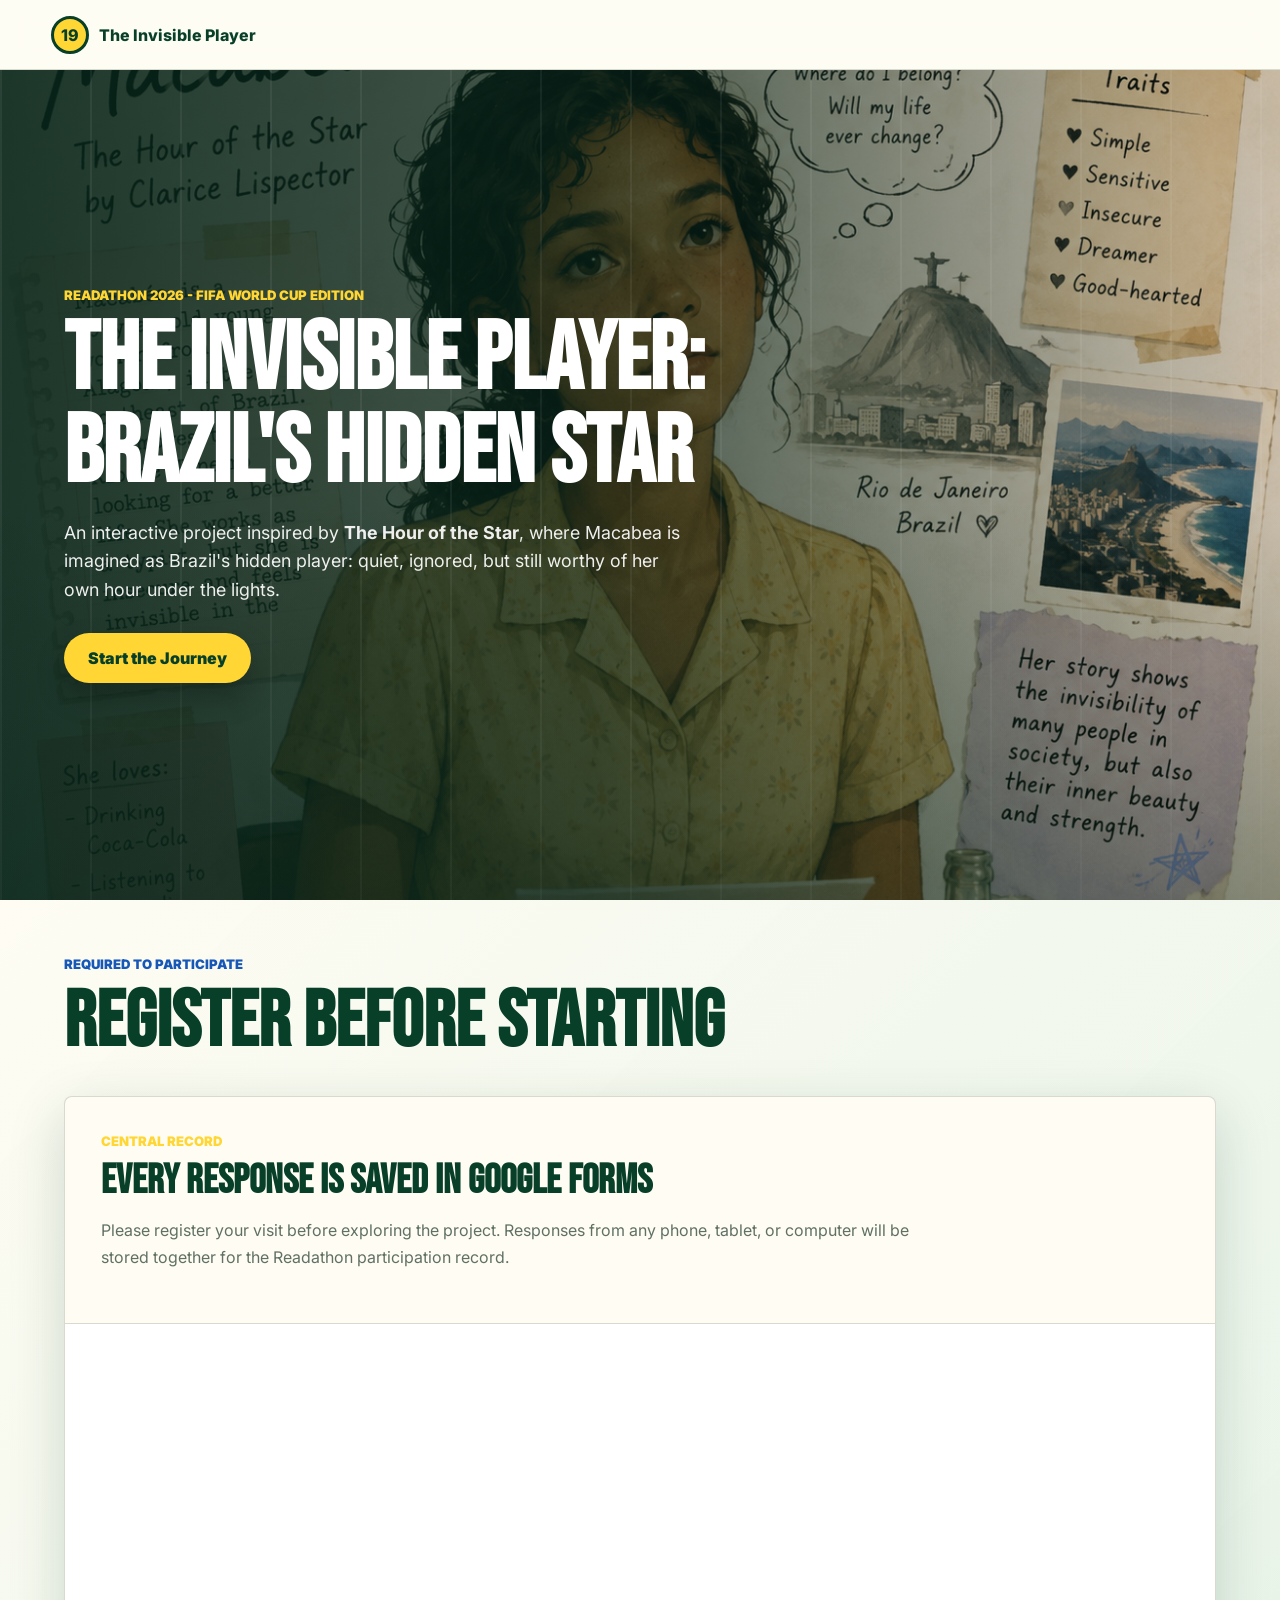
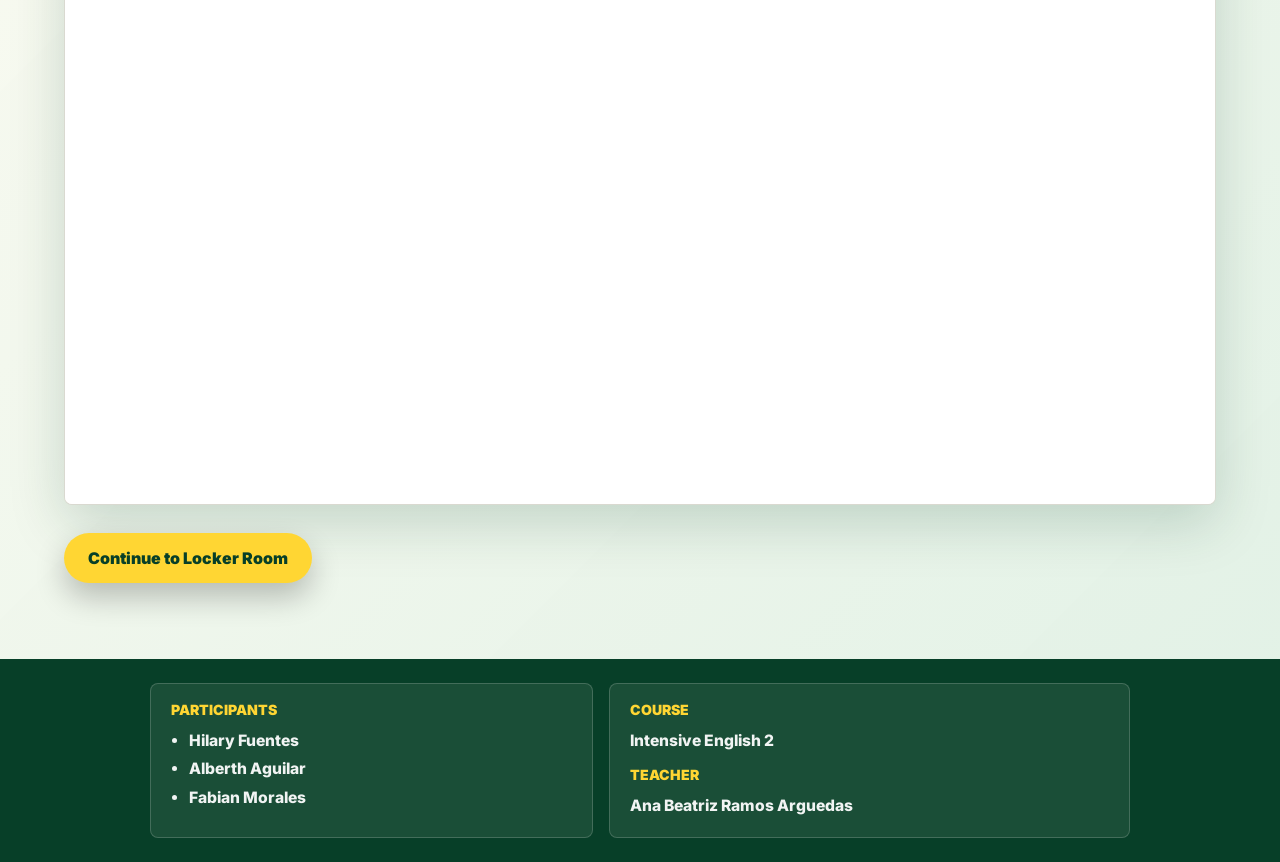
<file: index.html>
<!DOCTYPE html>
<html lang="en">
<head>
  <meta charset="UTF-8">
  <meta name="viewport" content="width=device-width, initial-scale=1.0">
  <title>The Invisible Player: Brazil's Hidden Star</title>
  <link rel="preconnect" href="https://fonts.googleapis.com">
  <link rel="preconnect" href="https://fonts.gstatic.com" crossorigin>
  <link href="https://fonts.googleapis.com/css2?family=Bebas+Neue&family=Inter:wght@400;600;700;800&display=swap" rel="stylesheet">
  <link rel="icon" type="image/svg+xml" href="assets/favicon.svg">
  <link rel="stylesheet" href="styles.css">
</head>
<body>
  <header class="site-header">
    <a class="brand" href="index.html" aria-label="Go to welcome page">
      <span class="brand-mark">19</span>
      <span>The Invisible Player</span>
    </a>
  </header>

  <main>
    <section class="welcome-section" id="welcome">
      <div class="hero-content">
        <p class="eyebrow">Readathon 2026 - FIFA World Cup Edition</p>
        <h1>The Invisible Player: Brazil's Hidden Star</h1>
        <p class="hero-copy">
          An interactive project inspired by <strong>The Hour of the Star</strong>,
          where Macabea is imagined as Brazil's hidden player: quiet, ignored,
          but still worthy of her own hour under the lights.
        </p>
        <a class="primary-button button-link" href="#home-participation">Start the Journey</a>
      </div>
    </section>

    <section class="participation-section home-participation" id="home-participation">
      <div class="section-heading">
        <p class="eyebrow">Required to Participate</p>
        <h1 class="page-title">Register Before Starting</h1>
      </div>

      <div class="participation-form-card">
        <div class="form-note">
          <p class="eyebrow">Central Record</p>
          <h2>Every response is saved in Google Forms</h2>
          <p>
            Please register your visit before exploring the project. Responses from
            any phone, tablet, or computer will be stored together for the
            Readathon participation record.
          </p>
        </div>

        <iframe
          class="google-form-frame"
          src="https://docs.google.com/forms/d/e/1FAIpQLSfqBXVsLFUk0OeR8hT3bwczgsLgm3fJbjVAbn2m_bGksx-j-w/viewform?embedded=true"
          title="The Invisible Player participation form"
          loading="lazy">
          Loading participation form...
        </iframe>
      </div>

      <div class="page-actions">
        <a class="primary-button button-link" href="locker.html">Continue to Locker Room</a>
      </div>
    </section>
  </main>

  <footer class="site-footer">
    <div class="footer-credit">
      <div>
        <h2>Participants</h2>
        <ul>
          <li>Hilary Fuentes</li>
          <li>Alberth Aguilar</li>
          <li>Fabian Morales</li>
        </ul>
      </div>
      <div>
        <h2>Course</h2>
        <p>Intensive English 2</p>
        <h2>Teacher</h2>
        <p>Ana Beatriz Ramos Arguedas</p>
      </div>
    </div>
  </footer>
</body>
</html>
</file>
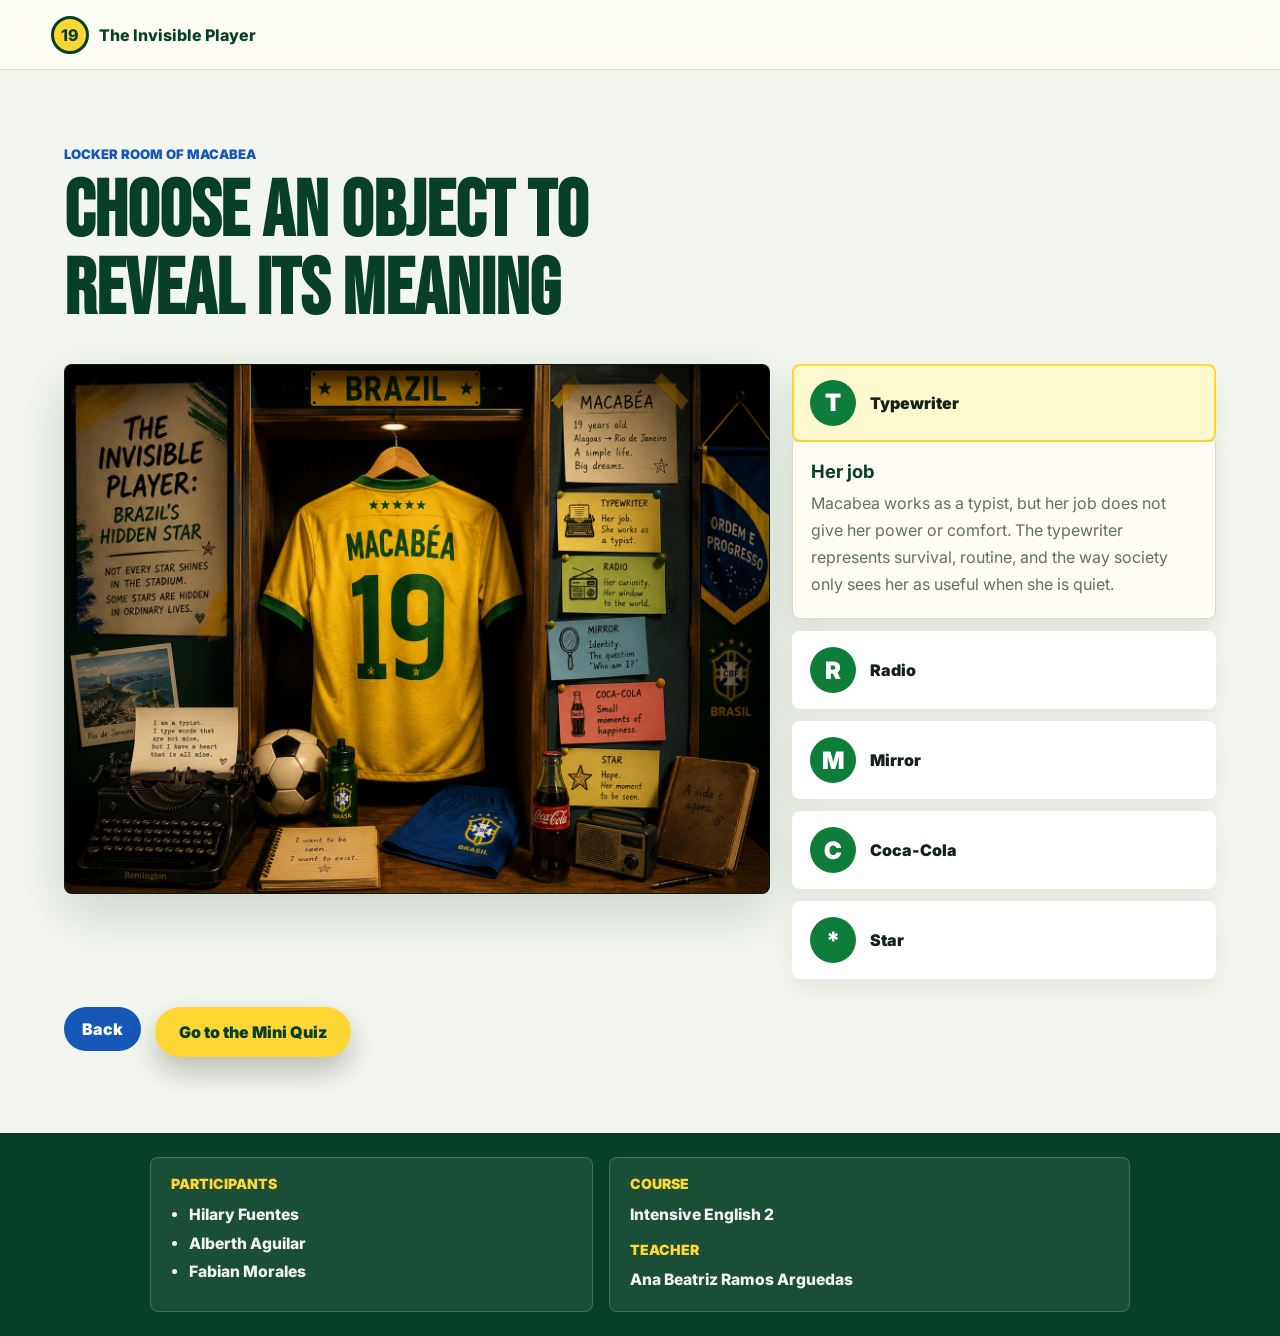
<file: locker.html>
<!DOCTYPE html>
<html lang="en">
<head>
  <meta charset="UTF-8">
  <meta name="viewport" content="width=device-width, initial-scale=1.0">
  <title>Locker Room - The Invisible Player</title>
  <link rel="preconnect" href="https://fonts.googleapis.com">
  <link rel="preconnect" href="https://fonts.gstatic.com" crossorigin>
  <link href="https://fonts.googleapis.com/css2?family=Bebas+Neue&family=Inter:wght@400;600;700;800&display=swap" rel="stylesheet">
  <link rel="icon" type="image/svg+xml" href="assets/favicon.svg">
  <link rel="stylesheet" href="styles.css">
</head>
<body>
  <header class="site-header">
    <a class="brand" href="index.html" aria-label="Go to welcome page">
      <span class="brand-mark">19</span>
      <span>The Invisible Player</span>
    </a>
  </header>

  <main class="page-main">
    <section class="locker-section" id="locker">
      <div class="section-heading">
        <p class="eyebrow">Locker Room of Macabea</p>
        <h1 class="page-title">Choose an object to reveal its meaning</h1>
      </div>

      <div class="locker-layout">
        <div class="jersey-panel locker-photo-panel" aria-label="Brazil locker room with Macabea number 19 jersey">
          <img class="locker-photo" src="assets/macabea-locker-room.png" alt="Brazil locker room with Macabea number 19 jersey">
        </div>

        <div class="object-zone" aria-label="Interactive objects">
          <article class="object-item">
            <button class="object-card active" type="button" data-object="typewriter">
              <span class="object-icon">T</span>
              <span>Typewriter</span>
            </button>
            <div class="object-detail active" data-detail="typewriter">
              <h2>Her job</h2>
              <p>Macabea works as a typist, but her job does not give her power or comfort. The typewriter represents survival, routine, and the way society only sees her as useful when she is quiet.</p>
            </div>
          </article>

          <article class="object-item">
            <button class="object-card" type="button" data-object="radio">
              <span class="object-icon">R</span>
              <span>Radio</span>
            </button>
            <div class="object-detail" data-detail="radio">
              <h2>Curiosity</h2>
              <p>The radio represents Macabea's curiosity. She listens to facts and programs because she wants to understand a world that rarely stops to understand her.</p>
            </div>
          </article>

          <article class="object-item">
            <button class="object-card" type="button" data-object="mirror">
              <span class="object-icon">M</span>
              <span>Mirror</span>
            </button>
            <div class="object-detail" data-detail="mirror">
              <h2>Identity</h2>
              <p>The mirror represents identity. When Macabea looks at herself, the novel asks who she is, who notices her, and why her existence is treated as almost invisible.</p>
            </div>
          </article>

          <article class="object-item">
            <button class="object-card" type="button" data-object="cocacola">
              <span class="object-icon">C</span>
              <span>Coca-Cola</span>
            </button>
            <div class="object-detail" data-detail="cocacola">
              <h2>Small happiness</h2>
              <p>Coca-Cola represents one of Macabea's small pleasures. It is simple, modern, and ordinary, but for her it becomes a tiny symbol of happiness.</p>
            </div>
          </article>

          <article class="object-item">
            <button class="object-card" type="button" data-object="star">
              <span class="object-icon">*</span>
              <span>Star</span>
            </button>
            <div class="object-detail" data-detail="star">
              <h2>Hope</h2>
              <p>The star represents hope. Macabea is not famous or powerful, but the title reminds us that even an ignored person can have an hour of light.</p>
            </div>
          </article>
        </div>
      </div>

      <div class="page-actions">
        <a class="secondary-button button-link" href="index.html">Back</a>
        <a class="primary-button button-link" href="quiz.html">Go to the Mini Quiz</a>
      </div>
    </section>
  </main>

  <footer class="site-footer">
    <div class="footer-credit">
      <div>
        <h2>Participants</h2>
        <ul>
          <li>Hilary Fuentes</li>
          <li>Alberth Aguilar</li>
          <li>Fabian Morales</li>
        </ul>
      </div>
      <div>
        <h2>Course</h2>
        <p>Intensive English 2</p>
        <h2>Teacher</h2>
        <p>Ana Beatriz Ramos Arguedas</p>
      </div>
    </div>
  </footer>

  <script src="script.js"></script>
</body>
</html>
</file>
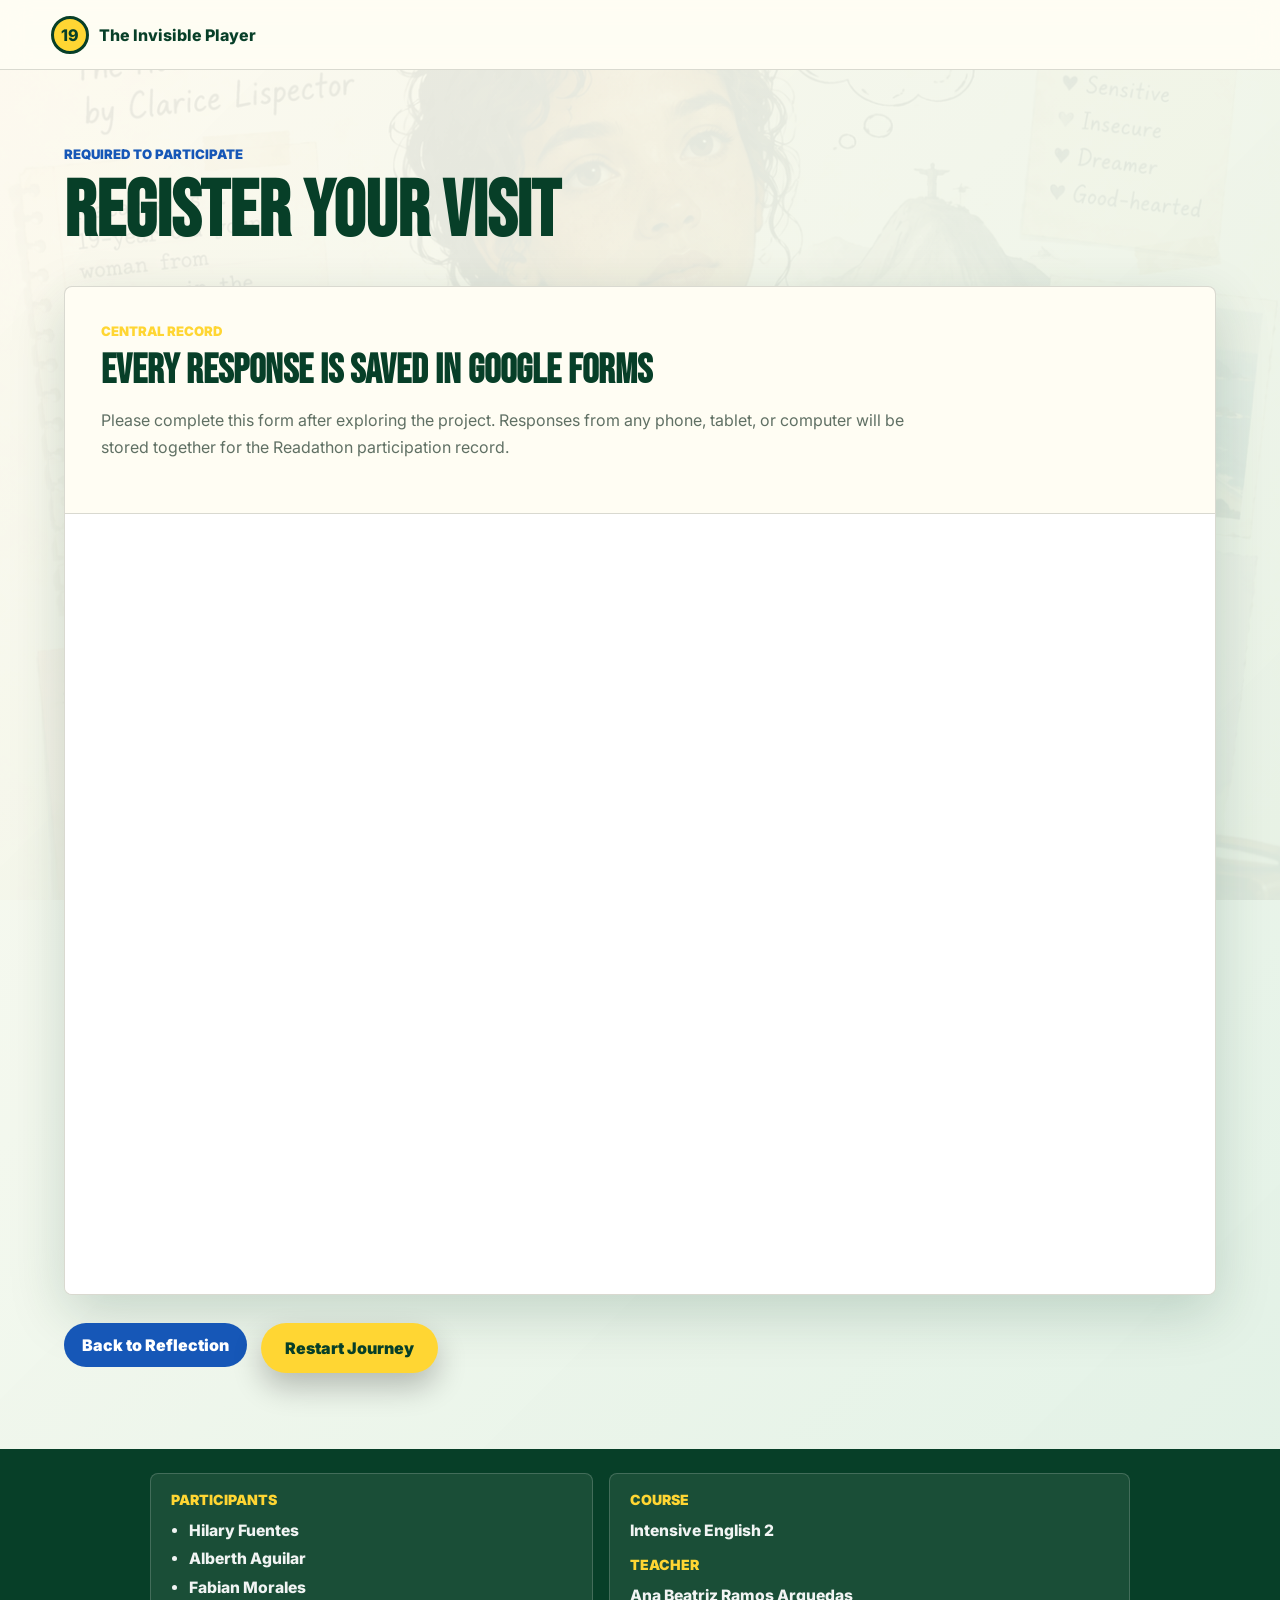
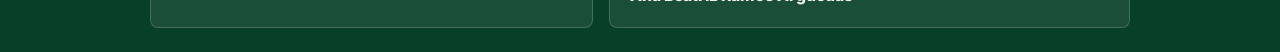
<file: participation.html>
<!DOCTYPE html>
<html lang="en">
<head>
  <meta charset="UTF-8">
  <meta name="viewport" content="width=device-width, initial-scale=1.0">
  <title>Participation - The Invisible Player</title>
  <link rel="preconnect" href="https://fonts.googleapis.com">
  <link rel="preconnect" href="https://fonts.gstatic.com" crossorigin>
  <link href="https://fonts.googleapis.com/css2?family=Bebas+Neue&family=Inter:wght@400;600;700;800&display=swap" rel="stylesheet">
  <link rel="icon" type="image/svg+xml" href="assets/favicon.svg">
  <link rel="stylesheet" href="styles.css">
</head>
<body>
  <header class="site-header">
    <a class="brand" href="index.html" aria-label="Go to welcome page">
      <span class="brand-mark">19</span>
      <span>The Invisible Player</span>
    </a>
  </header>

  <main class="page-main">
    <section class="participation-section" id="participation">
      <div class="section-heading">
        <p class="eyebrow">Required to Participate</p>
        <h1 class="page-title">Register Your Visit</h1>
      </div>

      <div class="participation-form-card">
        <div class="form-note">
          <p class="eyebrow">Central Record</p>
          <h2>Every response is saved in Google Forms</h2>
          <p>
            Please complete this form after exploring the project. Responses from
            any phone, tablet, or computer will be stored together for the
            Readathon participation record.
          </p>
        </div>

        <iframe
          class="google-form-frame"
          src="https://docs.google.com/forms/d/e/1FAIpQLSfqBXVsLFUk0OeR8hT3bwczgsLgm3fJbjVAbn2m_bGksx-j-w/viewform?embedded=true"
          title="The Invisible Player participation form"
          loading="lazy">
          Loading participation form...
        </iframe>
      </div>

      <div class="page-actions">
        <a class="secondary-button button-link" href="reflection.html">Back to Reflection</a>
        <a class="primary-button button-link" href="index.html">Restart Journey</a>
      </div>
    </section>
  </main>

  <footer class="site-footer">
    <div class="footer-credit">
      <div>
        <h2>Participants</h2>
        <ul>
          <li>Hilary Fuentes</li>
          <li>Alberth Aguilar</li>
          <li>Fabian Morales</li>
        </ul>
      </div>
      <div>
        <h2>Course</h2>
        <p>Intensive English 2</p>
        <h2>Teacher</h2>
        <p>Ana Beatriz Ramos Arguedas</p>
      </div>
    </div>
  </footer>

  <script src="script.js"></script>
</body>
</html>
</file>
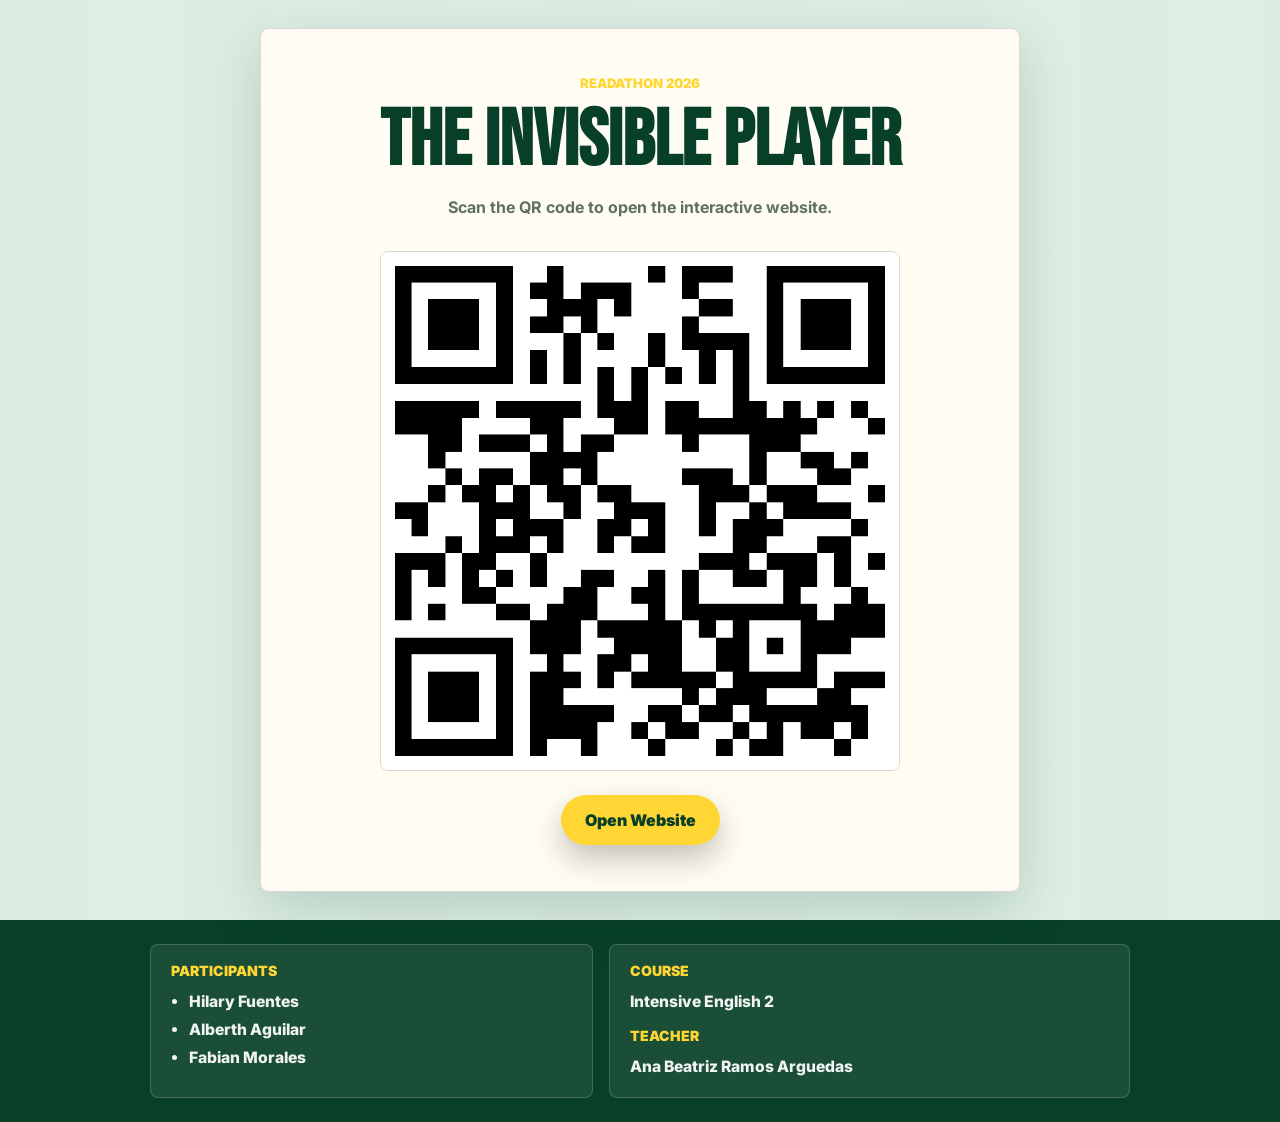
<file: qr.html>
<!DOCTYPE html>
<html lang="en">
<head>
  <meta charset="UTF-8">
  <meta name="viewport" content="width=device-width, initial-scale=1.0">
  <title>QR Code - The Invisible Player</title>
  <link rel="preconnect" href="https://fonts.googleapis.com">
  <link rel="preconnect" href="https://fonts.gstatic.com" crossorigin>
  <link href="https://fonts.googleapis.com/css2?family=Bebas+Neue&family=Inter:wght@400;600;700;800&display=swap" rel="stylesheet">
  <link rel="icon" type="image/svg+xml" href="assets/favicon.svg">
  <link rel="stylesheet" href="styles.css">
</head>
<body>
  <main class="qr-page">
    <section class="qr-card">
      <p class="eyebrow">Readathon 2026</p>
      <h1 class="page-title">The Invisible Player</h1>
      <p>Scan the QR code to open the interactive website.</p>
      <img src="assets/macabea-site-qr.png" alt="QR code for The Invisible Player website">
      <a class="primary-button button-link" href="https://hmich21.github.io/MACABEA_APP/">Open Website</a>
    </section>
  </main>

  <footer class="site-footer">
    <div class="footer-credit">
      <div>
        <h2>Participants</h2>
        <ul>
          <li>Hilary Fuentes</li>
          <li>Alberth Aguilar</li>
          <li>Fabian Morales</li>
        </ul>
      </div>
      <div>
        <h2>Course</h2>
        <p>Intensive English 2</p>
        <h2>Teacher</h2>
        <p>Ana Beatriz Ramos Arguedas</p>
      </div>
    </div>
  </footer>
</body>
</html>
</file>
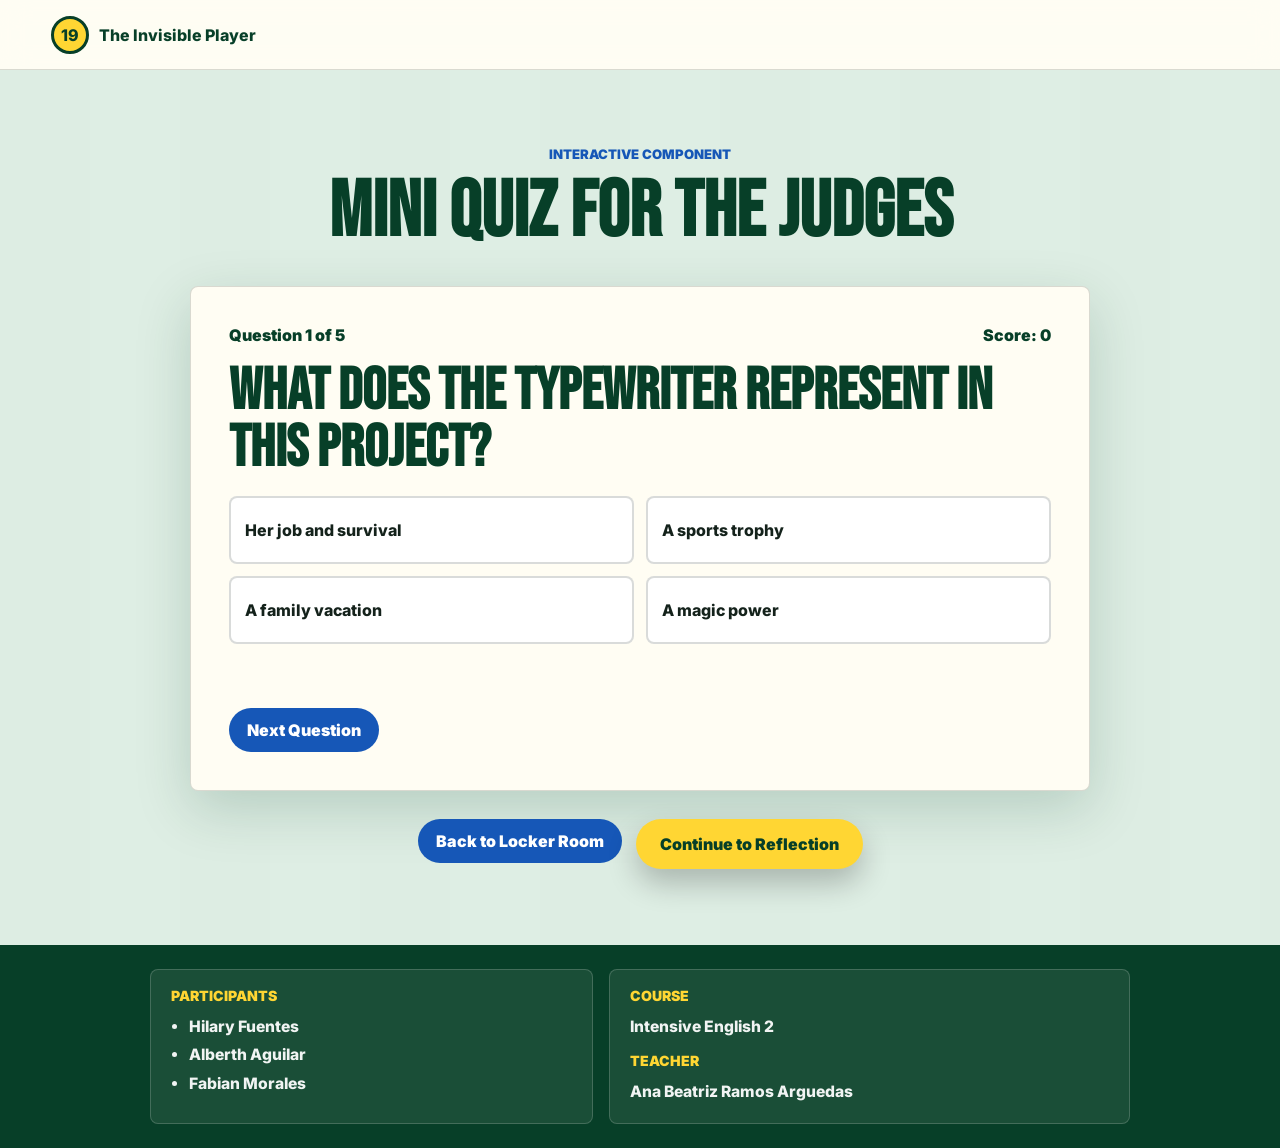
<file: quiz.html>
<!DOCTYPE html>
<html lang="en">
<head>
  <meta charset="UTF-8">
  <meta name="viewport" content="width=device-width, initial-scale=1.0">
  <title>Mini Quiz - The Invisible Player</title>
  <link rel="preconnect" href="https://fonts.googleapis.com">
  <link rel="preconnect" href="https://fonts.gstatic.com" crossorigin>
  <link href="https://fonts.googleapis.com/css2?family=Bebas+Neue&family=Inter:wght@400;600;700;800&display=swap" rel="stylesheet">
  <link rel="icon" type="image/svg+xml" href="assets/favicon.svg">
  <link rel="stylesheet" href="styles.css">
</head>
<body>
  <header class="site-header">
    <a class="brand" href="index.html" aria-label="Go to welcome page">
      <span class="brand-mark">19</span>
      <span>The Invisible Player</span>
    </a>
  </header>

  <main class="page-main quiz-page">
    <section class="quiz-section" id="quiz">
      <div class="quiz-content">
        <div class="section-heading">
          <p class="eyebrow">Interactive Component</p>
          <h1 class="page-title">Mini Quiz for the Judges</h1>
        </div>

        <div class="quiz-shell">
          <div class="quiz-status">
            <span id="questionCounter">Question 1 of 5</span>
            <span id="scoreBadge">Score: 0</span>
          </div>
          <h2 id="quizQuestion">What does the typewriter represent in this project?</h2>
          <div class="answers" id="answers"></div>
          <p class="quiz-feedback" id="quizFeedback" aria-live="polite"></p>
          <button class="secondary-button" id="nextQuestion" type="button">Next Question</button>
        </div>

        <div class="page-actions">
          <a class="secondary-button button-link" href="locker.html">Back to Locker Room</a>
          <a class="primary-button button-link" href="reflection.html">Continue to Reflection</a>
        </div>
      </div>
    </section>
  </main>

  <footer class="site-footer">
    <div class="footer-credit">
      <div>
        <h2>Participants</h2>
        <ul>
          <li>Hilary Fuentes</li>
          <li>Alberth Aguilar</li>
          <li>Fabian Morales</li>
        </ul>
      </div>
      <div>
        <h2>Course</h2>
        <p>Intensive English 2</p>
        <h2>Teacher</h2>
        <p>Ana Beatriz Ramos Arguedas</p>
      </div>
    </div>
  </footer>

  <script src="script.js"></script>
</body>
</html>
</file>
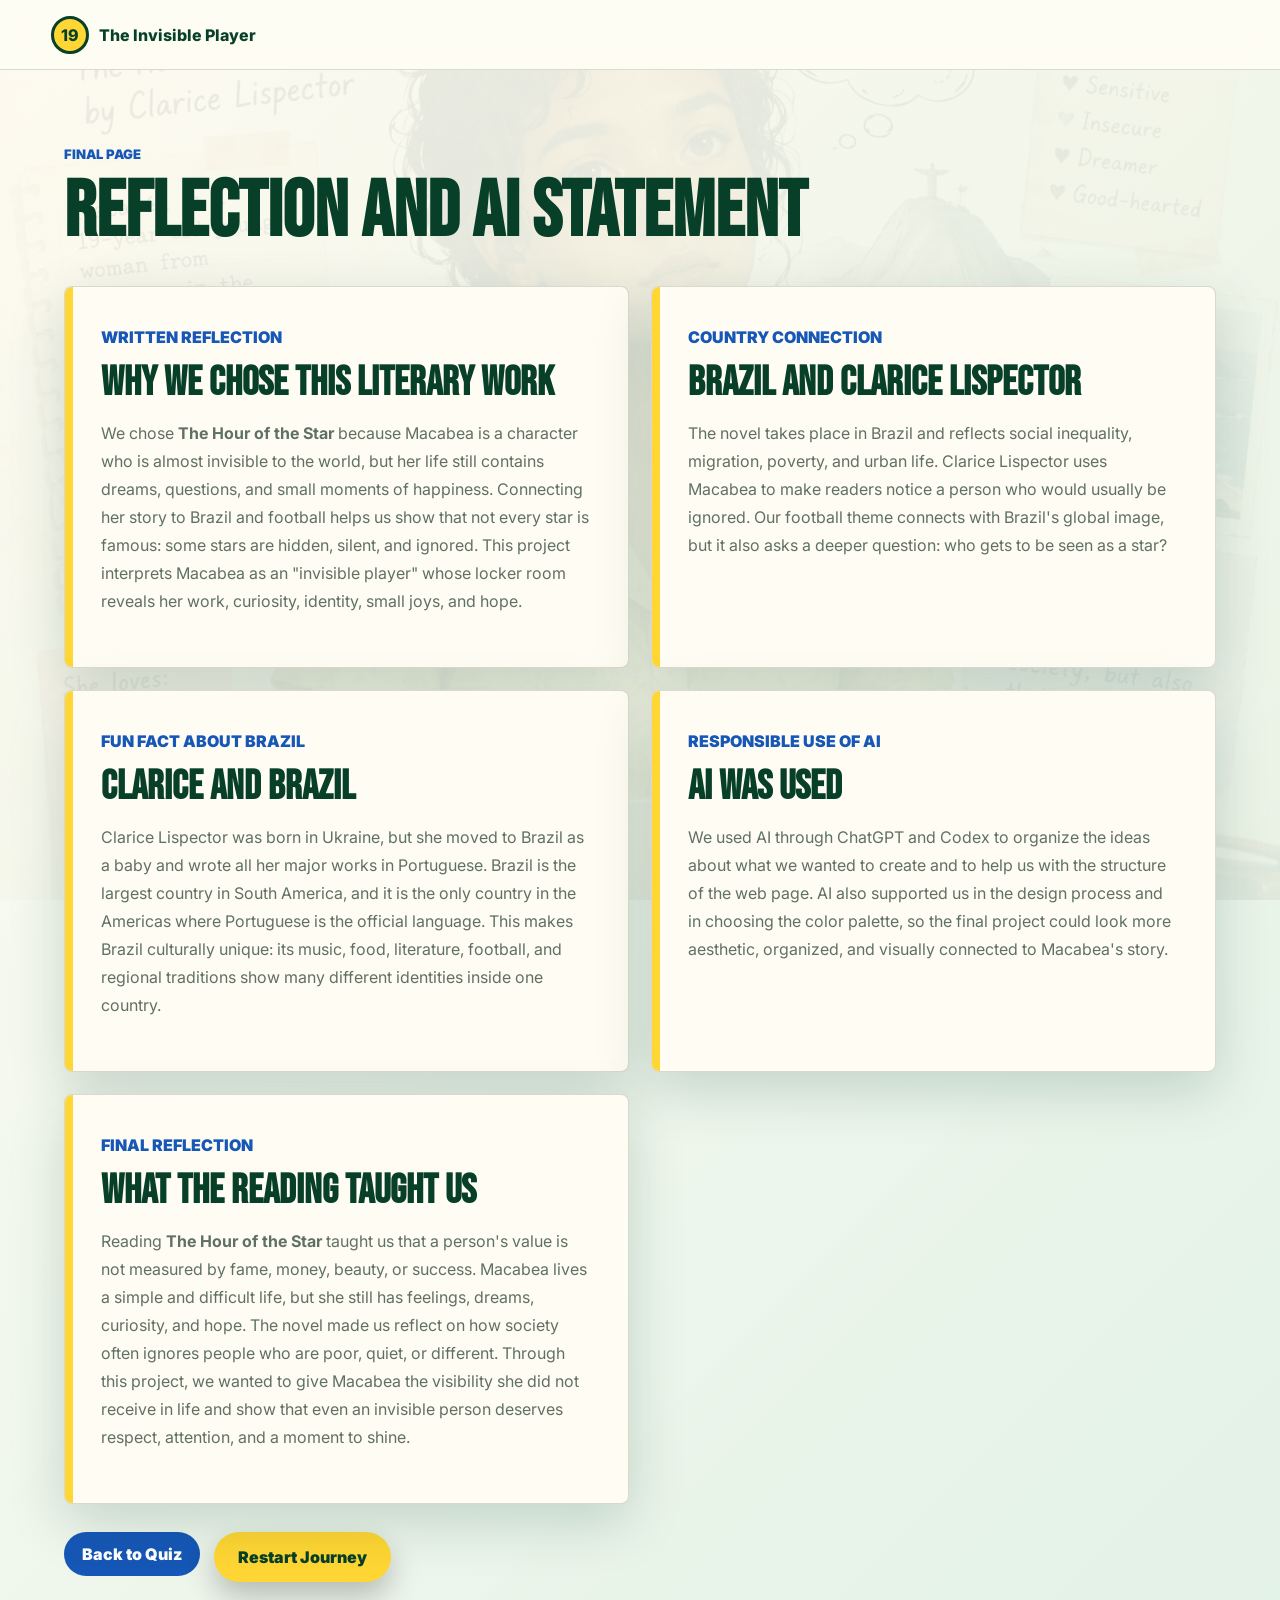
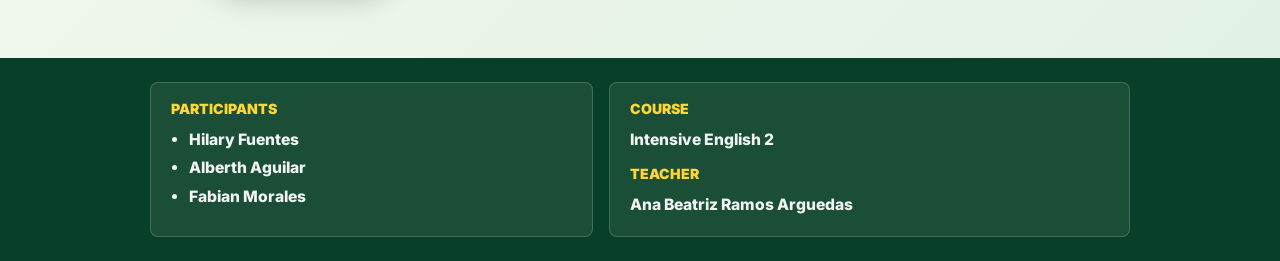
<file: reflection.html>
<!DOCTYPE html>
<html lang="en">
<head>
  <meta charset="UTF-8">
  <meta name="viewport" content="width=device-width, initial-scale=1.0">
  <title>Reflection - The Invisible Player</title>
  <link rel="preconnect" href="https://fonts.googleapis.com">
  <link rel="preconnect" href="https://fonts.gstatic.com" crossorigin>
  <link href="https://fonts.googleapis.com/css2?family=Bebas+Neue&family=Inter:wght@400;600;700;800&display=swap" rel="stylesheet">
  <link rel="icon" type="image/svg+xml" href="assets/favicon.svg">
  <link rel="stylesheet" href="styles.css">
</head>
<body>
  <header class="site-header">
    <a class="brand" href="index.html" aria-label="Go to welcome page">
      <span class="brand-mark">19</span>
      <span>The Invisible Player</span>
    </a>
  </header>

  <main class="page-main">
    <section class="reflection-section" id="reflection">
      <div class="section-heading">
        <p class="eyebrow">Final Page</p>
        <h1 class="page-title">Reflection and AI Statement</h1>
      </div>

      <div class="reflection-grid reflection-polished">
        <article class="reflection-feature">
          <p class="eyebrow">Written Reflection</p>
          <h2>Why we chose this literary work</h2>
          <p>
            We chose <strong>The Hour of the Star</strong> because Macabea is a character
            who is almost invisible to the world, but her life still contains dreams,
            questions, and small moments of happiness. Connecting her story to Brazil
            and football helps us show that not every star is famous: some stars are
            hidden, silent, and ignored. This project interprets Macabea as an
            "invisible player" whose locker room reveals her work, curiosity, identity,
            small joys, and hope.
          </p>
        </article>

        <article class="reflection-feature">
          <p class="eyebrow">Country Connection</p>
          <h2>Brazil and Clarice Lispector</h2>
          <p>
            The novel takes place in Brazil and reflects social inequality, migration,
            poverty, and urban life. Clarice Lispector uses Macabea to make readers
            notice a person who would usually be ignored. Our football theme connects
            with Brazil's global image, but it also asks a deeper question: who gets to
            be seen as a star?
          </p>
        </article>

        <article class="ai-card reflection-feature">
          <p class="eyebrow">Fun Fact About Brazil</p>
          <h2>Clarice and Brazil</h2>
          <p>
            Clarice Lispector was born in Ukraine, but she moved to Brazil as a baby
            and wrote all her major works in Portuguese. Brazil is the largest country
            in South America, and it is the only country in the Americas where
            Portuguese is the official language. This makes Brazil culturally unique:
            its music, food, literature, football, and regional traditions show many
            different identities inside one country.
          </p>
        </article>

        <article class="ai-card reflection-feature">
          <p class="eyebrow">Responsible Use of AI</p>
          <h2>AI Was Used</h2>
          <p>
            We used AI through ChatGPT and Codex to organize the ideas about what we
            wanted to create and to help us with the structure of the web page. AI
            also supported us in the design process and in choosing the color palette,
            so the final project could look more aesthetic, organized, and visually
            connected to Macabea's story.
          </p>
        </article>

        <article class="reflection-feature closing-card">
          <p class="eyebrow">Final Reflection</p>
          <h2>What the reading taught us</h2>
          <p>
            Reading <strong>The Hour of the Star</strong> taught us that a person's
            value is not measured by fame, money, beauty, or success. Macabea lives a
            simple and difficult life, but she still has feelings, dreams, curiosity,
            and hope. The novel made us reflect on how society often ignores people
            who are poor, quiet, or different. Through this project, we wanted to give
            Macabea the visibility she did not receive in life and show that even an
            invisible person deserves respect, attention, and a moment to shine.
          </p>
        </article>
      </div>

      <div class="page-actions">
        <a class="secondary-button button-link" href="quiz.html">Back to Quiz</a>
        <a class="primary-button button-link" href="index.html">Restart Journey</a>
      </div>
    </section>
  </main>

  <footer class="site-footer">
    <div class="footer-credit">
      <div>
        <h2>Participants</h2>
        <ul>
          <li>Hilary Fuentes</li>
          <li>Alberth Aguilar</li>
          <li>Fabian Morales</li>
        </ul>
      </div>
      <div>
        <h2>Course</h2>
        <p>Intensive English 2</p>
        <h2>Teacher</h2>
        <p>Ana Beatriz Ramos Arguedas</p>
      </div>
    </div>
  </footer>
</body>
</html>
</file>
<file: styles.css>
:root {
  --green: #0f7d3a;
  --deep-green: #073f28;
  --yellow: #ffd633;
  --blue: #1657b7;
  --ink: #14221b;
  --muted: #607064;
  --paper: #fffdf3;
  --line: rgba(20, 34, 27, 0.16);
  --shadow: 0 18px 55px rgba(7, 63, 40, 0.18);
}

* {
  box-sizing: border-box;
}

html {
  scroll-behavior: smooth;
}

body {
  margin: 0;
  color: var(--ink);
  background: #f3f6ee;
  font-family: "Inter", Arial, sans-serif;
}

button,
a {
  font: inherit;
}

button {
  cursor: pointer;
}

.site-header {
  position: sticky;
  top: 0;
  z-index: 20;
  display: flex;
  align-items: center;
  justify-content: space-between;
  gap: 20px;
  min-height: 70px;
  padding: 12px clamp(18px, 4vw, 56px);
  background: rgba(255, 253, 243, 0.92);
  border-bottom: 1px solid var(--line);
  backdrop-filter: blur(14px);
}

.brand {
  display: inline-flex;
  align-items: center;
  gap: 10px;
  color: var(--deep-green);
  font-weight: 800;
  text-decoration: none;
}

.brand-mark {
  display: grid;
  place-items: center;
  width: 38px;
  height: 38px;
  color: var(--deep-green);
  background: var(--yellow);
  border: 3px solid var(--deep-green);
  border-radius: 50%;
}

nav {
  display: flex;
  flex-wrap: wrap;
  justify-content: flex-end;
  gap: 10px;
}

nav a,
.site-footer a {
  color: var(--deep-green);
  font-weight: 800;
  text-decoration: none;
}

nav a {
  padding: 9px 12px;
  border-radius: 999px;
}

nav a:hover {
  background: rgba(15, 125, 58, 0.1);
}

nav a.active-link {
  color: white;
  background: var(--deep-green);
}

.welcome-section {
  position: relative;
  display: grid;
  align-items: center;
  min-height: calc(100vh - 70px);
  overflow: hidden;
  padding: 54px clamp(20px, 5vw, 72px);
  color: white;
  background:
    linear-gradient(90deg, rgba(7, 37, 26, 0.9) 0%, rgba(7, 37, 26, 0.72) 46%, rgba(7, 37, 26, 0.12) 100%),
    url("assets/macabea-hero.png") center 34%/cover;
}

.welcome-section::after {
  content: "";
  position: absolute;
  inset: 0;
  background:
    linear-gradient(0deg, rgba(7, 37, 26, 0.34), transparent 48%),
    repeating-linear-gradient(90deg, rgba(255,255,255,0.06) 0 2px, transparent 2px 90px);
}

.stadium-lights {
  display: none;
}

.field-lines {
  display: none;
}

.hero-content {
  position: relative;
  z-index: 1;
  max-width: 700px;
}

.eyebrow {
  margin: 0 0 12px;
  color: var(--yellow);
  font-size: 0.82rem;
  font-weight: 900;
  letter-spacing: 0;
  text-transform: uppercase;
}

h1,
h2,
h3 {
  margin: 0;
  line-height: 0.98;
}

h1,
h2 {
  font-family: "Bebas Neue", Impact, sans-serif;
  letter-spacing: 0;
}

h1 {
  max-width: 760px;
  font-size: clamp(3.1rem, 7.4vw, 6.9rem);
  text-wrap: balance;
}

h2 {
  color: var(--deep-green);
  font-size: clamp(2rem, 4.6vw, 3.9rem);
}

h3 {
  color: var(--deep-green);
  font-size: clamp(1.35rem, 3vw, 2rem);
}

.hero-copy {
  max-width: 620px;
  margin: 18px 0 28px;
  color: rgba(255,255,255,0.92);
  font-size: clamp(0.98rem, 1.45vw, 1.12rem);
  line-height: 1.6;
}

.primary-button,
.secondary-button {
  display: inline-flex;
  align-items: center;
  justify-content: center;
  width: fit-content;
  border: 0;
  border-radius: 999px;
  font-weight: 900;
  text-decoration: none;
  transition: transform 160ms ease, box-shadow 160ms ease, background 160ms ease;
}

.primary-button {
  padding: 15px 24px;
  color: var(--deep-green);
  background: var(--yellow);
  box-shadow: 0 14px 30px rgba(0,0,0,0.24);
}

.secondary-button {
  align-self: flex-start;
  padding: 12px 18px;
  color: white;
  background: var(--blue);
}

.ghost-button {
  display: inline-flex;
  align-items: center;
  justify-content: center;
  width: fit-content;
  padding: 12px 18px;
  color: var(--deep-green);
  background: transparent;
  border: 2px solid var(--line);
  border-radius: 999px;
  font-weight: 900;
}

.primary-button:hover,
.secondary-button:hover {
  transform: translateY(-2px);
}

.page-main {
  min-height: calc(100vh - 70px);
}

.page-title {
  max-width: 920px;
  color: var(--deep-green);
  font-size: clamp(2.8rem, 6.2vw, 5.5rem);
}

.page-actions {
  display: flex;
  flex-wrap: wrap;
  gap: 14px;
  margin-top: 28px;
}

.locker-section,
.quiz-section,
.reflection-section {
  padding: 76px clamp(18px, 5vw, 72px);
}

.section-heading {
  max-width: 820px;
  margin-bottom: 34px;
}

.section-heading .eyebrow,
.reflection-grid .eyebrow {
  color: var(--blue);
}

.locker-layout {
  display: grid;
  grid-template-columns: minmax(230px, 0.8fr) minmax(220px, 0.7fr) minmax(280px, 1fr);
  gap: 22px;
  align-items: stretch;
}

.jersey-panel,
.meaning-panel,
.quiz-shell,
.reflection-grid article {
  background: var(--paper);
  border: 1px solid var(--line);
  border-radius: 8px;
  box-shadow: var(--shadow);
}

.jersey-panel {
  display: grid;
  place-items: center;
  min-height: 430px;
  padding: 28px;
  background:
    linear-gradient(135deg, rgba(255, 214, 51, 0.2), rgba(22, 87, 183, 0.1)),
    var(--paper);
}

.jersey {
  position: relative;
  display: grid;
  place-items: center;
  width: min(100%, 290px);
  aspect-ratio: 0.78;
  clip-path: polygon(24% 0, 76% 0, 100% 20%, 82% 36%, 82% 100%, 18% 100%, 18% 36%, 0 20%);
  color: var(--deep-green);
  background:
    linear-gradient(90deg, transparent 0 42%, rgba(22, 87, 183, 0.88) 42% 58%, transparent 58%),
    linear-gradient(135deg, var(--yellow), #fff069);
  border: 10px solid var(--green);
  filter: drop-shadow(0 20px 26px rgba(7, 63, 40, 0.22));
}

.jersey-collar {
  position: absolute;
  top: 0;
  width: 84px;
  height: 50px;
  background: var(--paper);
  clip-path: polygon(0 0, 100% 0, 70% 100%, 30% 100%);
}

.jersey-name,
.jersey-country {
  position: absolute;
  font-weight: 900;
}

.jersey-name {
  top: 34%;
  font-size: clamp(1.4rem, 4vw, 2rem);
}

.jersey-number {
  margin-top: 42px;
  color: var(--blue);
  font-family: "Bebas Neue", Impact, sans-serif;
  font-size: clamp(6rem, 18vw, 9rem);
  line-height: 0.85;
}

.jersey-country {
  bottom: 12%;
  font-size: 1rem;
}

.object-zone {
  display: grid;
  gap: 12px;
}

.object-card {
  display: flex;
  align-items: center;
  gap: 14px;
  min-height: 74px;
  padding: 14px 16px;
  color: var(--ink);
  background: white;
  border: 2px solid transparent;
  border-radius: 8px;
  box-shadow: 0 10px 24px rgba(20, 34, 27, 0.08);
  font-weight: 900;
  text-align: left;
}

.object-card:hover,
.object-card.active {
  border-color: var(--yellow);
  background: #fff9cf;
}

.object-icon {
  display: grid;
  place-items: center;
  flex: 0 0 46px;
  width: 46px;
  height: 46px;
  color: white;
  background: var(--green);
  border-radius: 50%;
  font-size: 1.5rem;
}

.meaning-panel {
  display: flex;
  flex-direction: column;
  justify-content: center;
  min-height: 330px;
  padding: clamp(22px, 4vw, 40px);
}

.meaning-label {
  width: fit-content;
  margin: 0 0 16px;
  padding: 8px 12px;
  color: var(--deep-green);
  background: var(--yellow);
  border-radius: 999px;
  font-weight: 900;
}

.meaning-panel p:last-child,
.reflection-grid p {
  color: var(--muted);
  font-size: 1rem;
  line-height: 1.75;
}

.quiz-section {
  background:
    linear-gradient(rgba(255,255,255,0.86), rgba(255,255,255,0.86)),
    repeating-linear-gradient(90deg, #0f7d3a 0 90px, #138a42 90px 180px);
}

.quiz-page .quiz-section {
  display: grid;
  justify-items: center;
  align-content: center;
  min-height: calc(100vh - 70px);
}

.quiz-content {
  display: grid;
  justify-items: center;
  width: min(100%, 980px);
  margin-inline: auto;
}

.quiz-page .section-heading {
  width: 100%;
  max-width: 900px;
  margin-inline: auto;
  text-align: center;
}

.quiz-shell {
  display: flex;
  flex-direction: column;
  gap: 18px;
  width: min(100%, 900px);
  margin-inline: auto;
  padding: clamp(22px, 4vw, 38px);
}

.quiz-page .page-actions {
  justify-content: center;
  width: min(100%, 900px);
  margin-inline: auto;
}

.quiz-status {
  display: flex;
  flex-wrap: wrap;
  gap: 12px;
  justify-content: space-between;
  color: var(--deep-green);
  font-weight: 900;
}

.answers {
  display: grid;
  grid-template-columns: repeat(2, minmax(0, 1fr));
  gap: 12px;
}

.answer-button {
  min-height: 68px;
  padding: 14px;
  color: var(--ink);
  background: white;
  border: 2px solid var(--line);
  border-radius: 8px;
  font-weight: 800;
  text-align: left;
}

.answer-button:hover:not(:disabled) {
  border-color: var(--blue);
}

.answer-button.correct {
  border-color: var(--green);
  background: #dff8e8;
}

.answer-button.wrong {
  border-color: #c93434;
  background: #ffe1df;
}

.answer-button:disabled {
  cursor: default;
}

.quiz-feedback {
  min-height: 28px;
  margin: 0;
  color: var(--deep-green);
  font-weight: 900;
}

.reflection-grid {
  display: grid;
  grid-template-columns: repeat(2, minmax(0, 1fr));
  gap: 22px;
}

.reflection-grid article {
  padding: clamp(22px, 4vw, 36px);
}

.ai-card {
  border-left: 8px solid var(--blue);
}

.rubric-card img {
  display: block;
  width: 100%;
  max-height: 460px;
  object-fit: contain;
  border: 1px solid var(--line);
  border-radius: 8px;
  background: white;
}

.site-footer {
  display: flex;
  justify-content: center;
  padding: 24px clamp(18px, 5vw, 72px);
  color: white;
  background: var(--deep-green);
}

.footer-credit {
  display: grid;
  grid-template-columns: minmax(220px, 0.85fr) minmax(260px, 1fr);
  gap: 16px;
  width: 100%;
  max-width: 980px;
  line-height: 1.55;
}

.footer-credit > div {
  padding: 18px 20px;
  background: rgba(255, 253, 243, 0.08);
  border: 1px solid rgba(255, 253, 243, 0.18);
  border-radius: 8px;
}

.footer-credit h2 {
  margin: 0 0 10px;
  color: var(--yellow);
  font-family: "Inter", Arial, sans-serif;
  font-size: 0.88rem;
  font-weight: 900;
  line-height: 1.2;
  text-transform: uppercase;
}

.footer-credit p,
.footer-credit ul {
  margin: 0;
  color: rgba(255,255,255,0.94);
  font-size: 0.98rem;
  font-weight: 800;
}

.footer-credit ul {
  display: grid;
  gap: 4px;
  padding-left: 18px;
}

.footer-credit p + h2 {
  margin-top: 14px;
}

.site-footer a {
  color: var(--yellow);
}

.qr-page {
  display: grid;
  min-height: 100vh;
  place-items: center;
  padding: 28px;
  background:
    linear-gradient(rgba(255,255,255,0.86), rgba(255,255,255,0.86)),
    repeating-linear-gradient(90deg, #0f7d3a 0 90px, #138a42 90px 180px);
}

.qr-card {
  display: grid;
  justify-items: center;
  width: min(100%, 760px);
  padding: clamp(24px, 5vw, 46px);
  text-align: center;
  background: var(--paper);
  border: 1px solid var(--line);
  border-radius: 8px;
  box-shadow: var(--shadow);
}

.qr-card img {
  width: min(100%, 520px);
  margin: 18px 0 24px;
  border: 1px solid var(--line);
  border-radius: 8px;
}

.qr-card p:not(.eyebrow) {
  color: var(--muted);
  font-weight: 700;
}

.locker-photo-panel {
  min-height: 0;
  padding: 0;
  overflow: hidden;
  background: #061910;
}

.locker-photo {
  display: block;
  width: 100%;
  height: auto;
}

.locker-layout {
  grid-template-columns: minmax(320px, 1.25fr) minmax(280px, 0.75fr);
  align-items: start;
}

.object-item {
  display: grid;
}

.object-detail {
  display: none;
  padding: 18px 18px 20px;
  color: var(--muted);
  background: rgba(255, 253, 243, 0.97);
  border: 1px solid var(--line);
  border-top: 0;
  border-radius: 0 0 8px 8px;
  box-shadow: 0 12px 26px rgba(20, 34, 27, 0.1);
}

.object-detail.active {
  display: block;
}

.object-detail h2 {
  margin-bottom: 8px;
  font-family: "Inter", Arial, sans-serif;
  font-size: 1.15rem;
  line-height: 1.2;
}

.object-detail p {
  margin: 0;
  color: var(--muted);
  line-height: 1.7;
}

.reflection-section,
.participation-section {
  background:
    linear-gradient(135deg, rgba(255, 253, 243, 0.92), rgba(226, 242, 230, 0.94)),
    url("assets/macabea-hero.png") center/cover fixed;
}

.reflection-polished {
  align-items: stretch;
}

.reflection-feature {
  position: relative;
  overflow: hidden;
}

.reflection-feature::before {
  content: "";
  position: absolute;
  inset: 0 auto 0 0;
  width: 8px;
  background: var(--yellow);
}

.reflection-feature h2 {
  margin-bottom: 14px;
  font-size: clamp(1.8rem, 3.2vw, 2.7rem);
}

.closing-card {
  background:
    linear-gradient(135deg, rgba(255, 214, 51, 0.18), rgba(255, 253, 243, 0.98)),
    var(--paper);
}

.closing-card h2 {
  color: var(--deep-green);
}

.closing-card p {
  color: var(--muted);
}

.participation-section {
  padding: 76px clamp(18px, 5vw, 72px);
}

.home-participation {
  padding-top: 56px;
}

.participation-form-card {
  overflow: hidden;
  background: var(--paper);
  border: 1px solid var(--line);
  border-radius: 8px;
  box-shadow: var(--shadow);
}

.form-note {
  padding: clamp(22px, 4vw, 36px);
  border-bottom: 1px solid var(--line);
}

.form-note h2 {
  margin-bottom: 14px;
  font-size: clamp(1.8rem, 3.2vw, 2.7rem);
}

.form-note p:not(.eyebrow) {
  max-width: 850px;
  color: var(--muted);
  line-height: 1.7;
}

.google-form-frame {
  display: block;
  width: 100%;
  min-height: 780px;
  background: white;
  border: 0;
}

@media (max-width: 930px) {
  .locker-layout,
  .reflection-grid {
    grid-template-columns: 1fr;
  }

  .object-zone {
    grid-template-columns: repeat(2, minmax(0, 1fr));
  }
}

@media (max-width: 650px) {
  .site-header,
  .site-footer {
    align-items: flex-start;
    flex-direction: column;
  }

  .footer-credit {
    grid-template-columns: 1fr;
  }

  nav {
    justify-content: flex-start;
  }

  .welcome-section {
    min-height: 760px;
  }

  .object-zone,
  .answers {
    grid-template-columns: 1fr;
  }

  .jersey-panel {
    min-height: 360px;
  }
}
</file>
